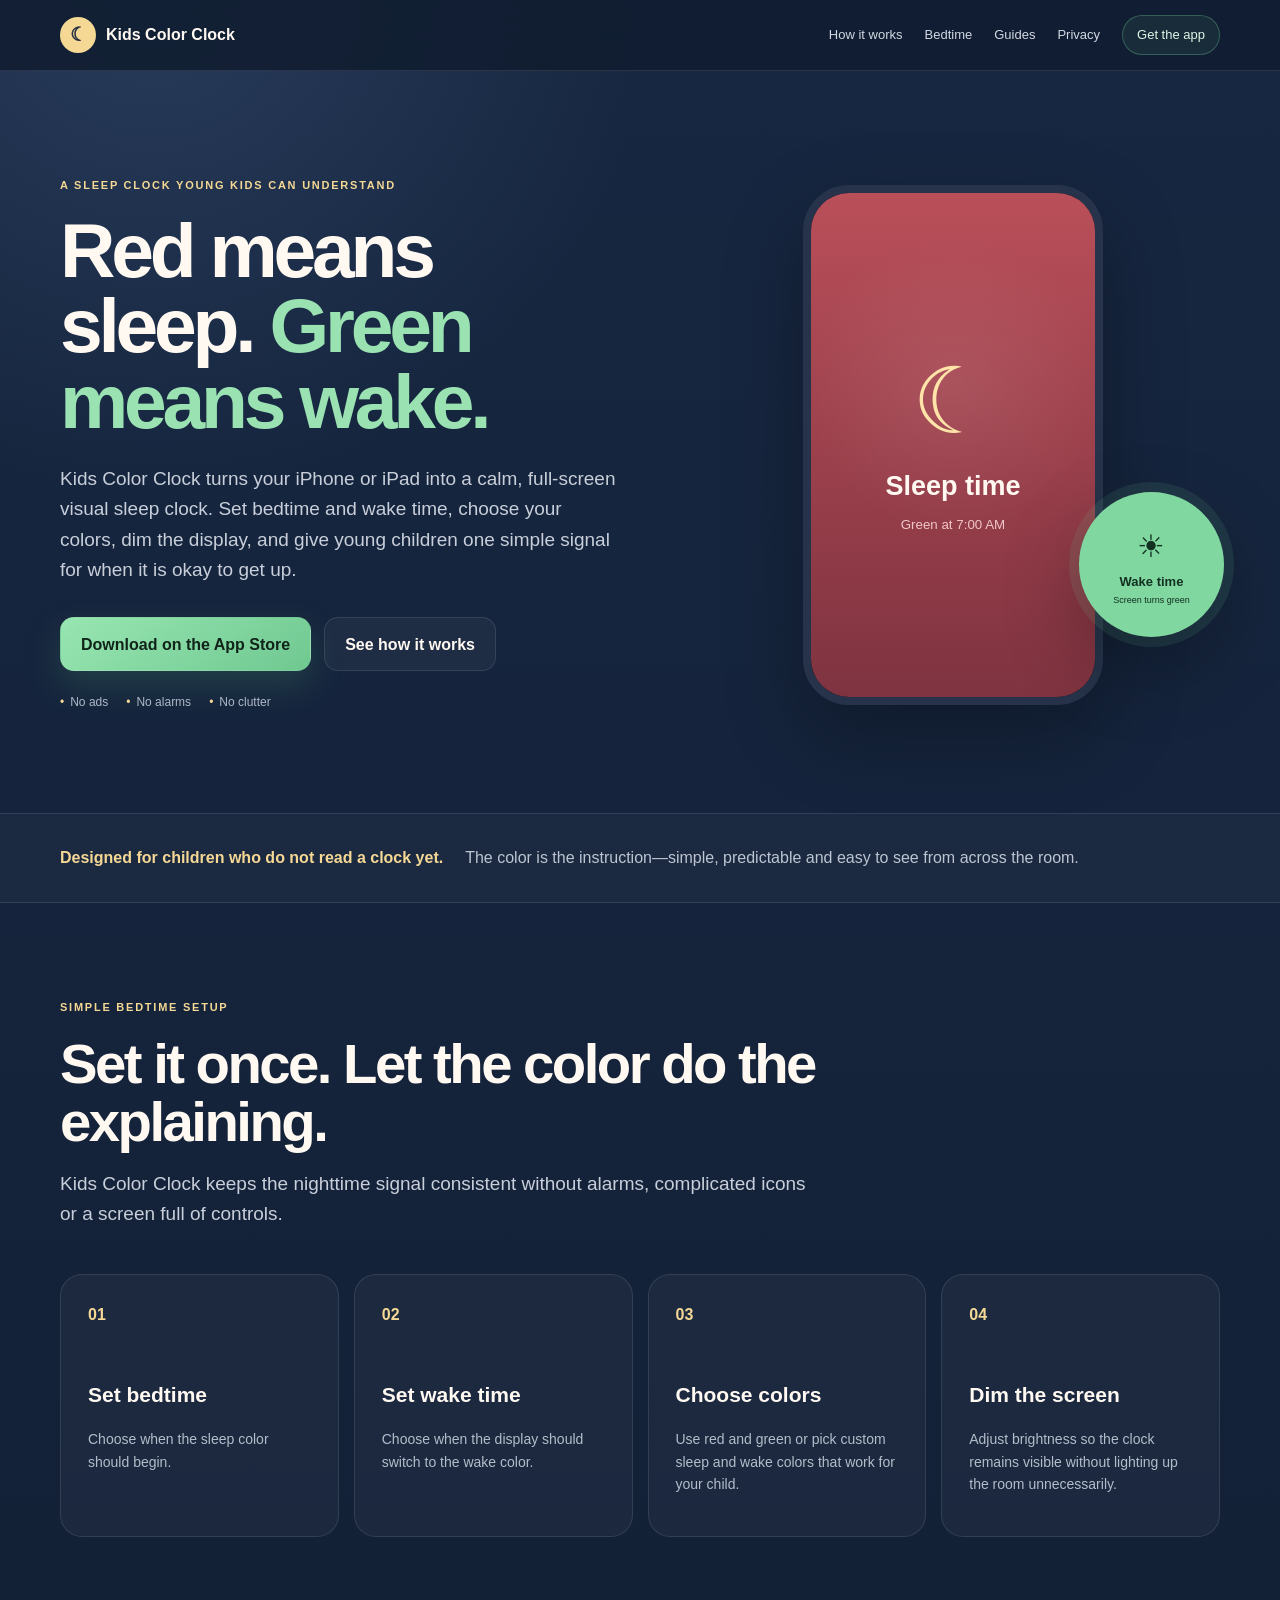
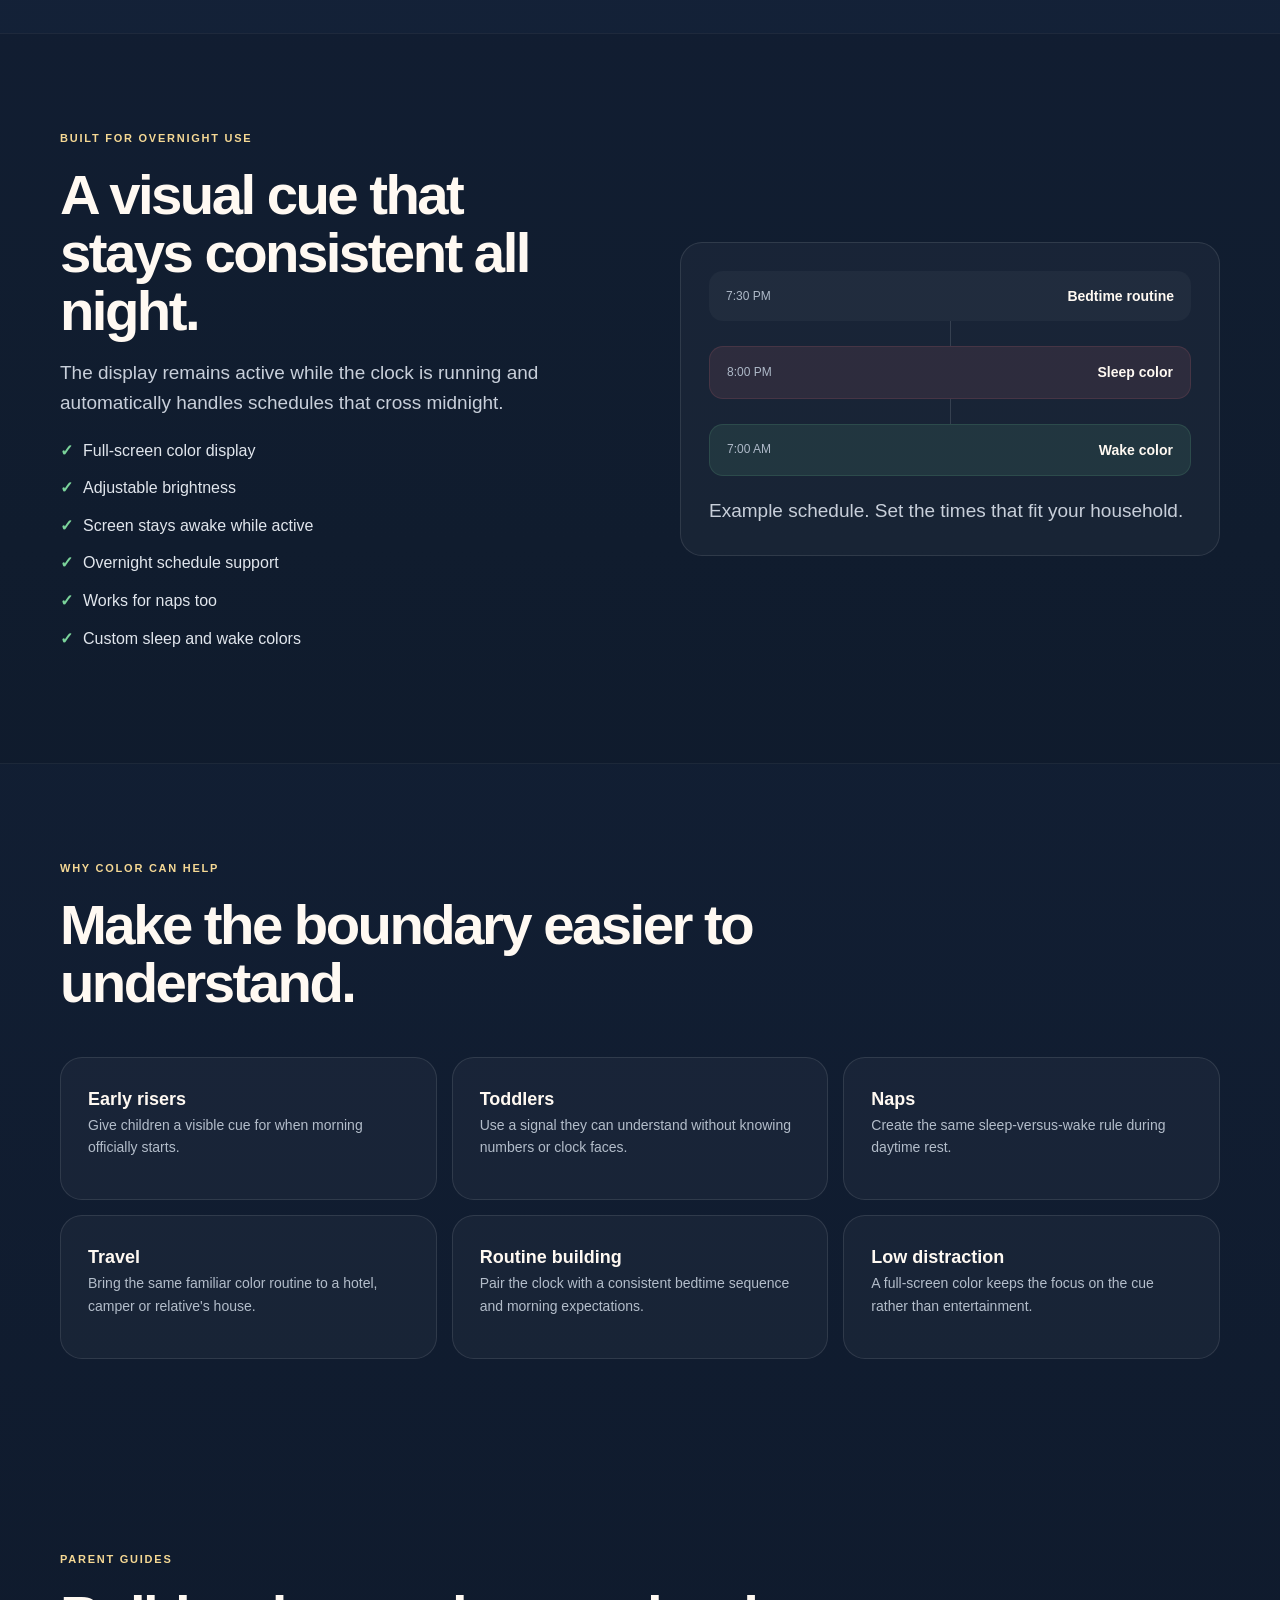
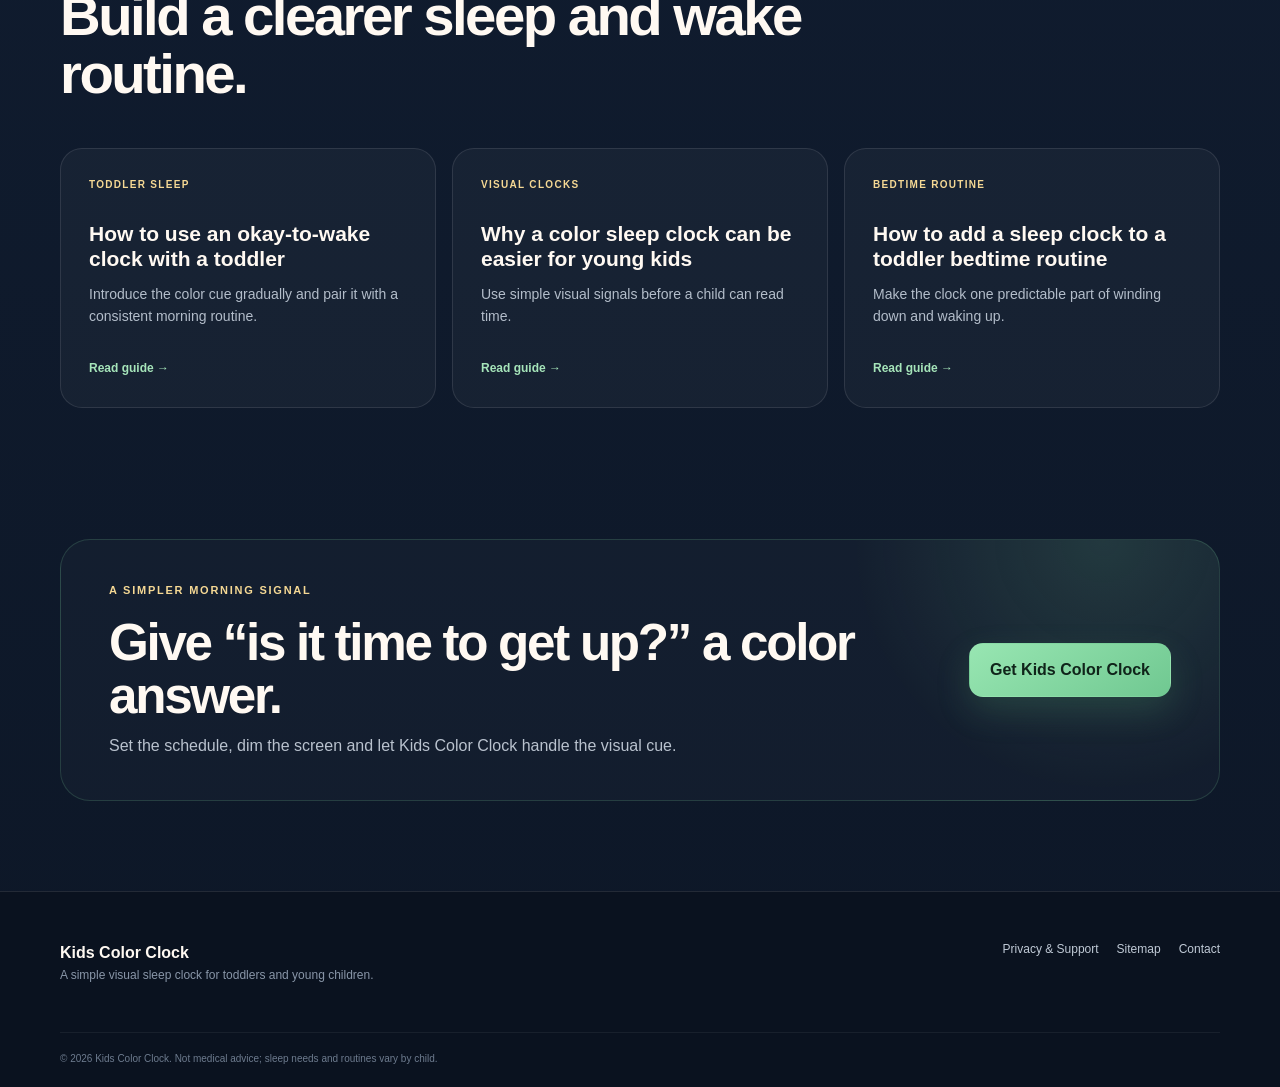
<file: index.html>
<!DOCTYPE html><html lang="en"><head><meta charset="UTF-8"><meta name="viewport" content="width=device-width,initial-scale=1"><meta name="google-site-verification" content="4ZaH0j8eCkvq4L_S8HoD6E7AAe_oeaZAUaTtSK3DIdA"><meta name="theme-color" content="#132033"><meta name="robots" content="index,follow,max-snippet:-1"><meta name="apple-itunes-app" content="app-id=6759827427"><title>Kids Color Clock — Okay-to-Wake Sleep Clock for Toddlers & Young Children</title><meta name="description" content="Kids Color Clock turns an iPhone or iPad into a calm color-based sleep clock. Red means sleep, green means wake, with custom schedules and adjustable brightness."><link rel="canonical" href="https://dgarbinski.github.io/kidscolorclock/"><meta property="og:type" content="website"><meta property="og:title" content="Kids Color Clock — Red Means Sleep. Green Means Wake."><meta property="og:description" content="A simple visual sleep clock that helps young children understand when it is time to stay in bed and when it is okay to get up."><meta property="og:url" content="https://dgarbinski.github.io/kidscolorclock/"><link rel="stylesheet" href="styles.css"><script type="application/ld+json">{"@context":"https://schema.org","@type":"SoftwareApplication","name":"Kids Color Clock","applicationCategory":"LifestyleApplication","operatingSystem":"iOS, iPadOS","url":"https://dgarbinski.github.io/kidscolorclock/","downloadUrl":"https://apps.apple.com/us/app/kids-color-clock/id6759827427","description":"Color-based sleep and okay-to-wake clock for toddlers and young children.","offers":{"@type":"Offer","price":"1.99","priceCurrency":"USD"}}</script><script type="application/ld+json">{"@context":"https://schema.org","@type":"FAQPage","mainEntity":[{"@type":"Question","name":"What is an okay-to-wake clock?","acceptedAnswer":{"@type":"Answer","text":"An okay-to-wake clock uses a simple visual signal to show a child when it is still sleep time and when it is okay to get up."}},{"@type":"Question","name":"Does Kids Color Clock use colors instead of numbers?","acceptedAnswer":{"@type":"Answer","text":"Yes. The app uses a full-screen color display so young children can understand the signal without reading a clock."}},{"@type":"Question","name":"Can I use it for naps?","acceptedAnswer":{"@type":"Answer","text":"Yes. The schedule can be used for naps or nighttime sleep, including overnight schedules."}}]}</script></head><body><header class="site-header"><div class="container nav"><a class="brand" href="#top"><span class="brand-mark">☾</span><span>Kids Color Clock</span></a><nav><a href="#how">How it works</a><a href="#bedtime">Bedtime</a><a href="#guides">Guides</a><a href="privacy.html">Privacy</a><a class="nav-cta" href="https://apps.apple.com/us/app/kids-color-clock/id6759827427">Get the app</a></nav></div></header><main id="top"><section class="hero"><div class="container hero-grid"><div><div class="eyebrow">A sleep clock young kids can understand</div><h1>Red means sleep. <span>Green means wake.</span></h1><p class="lead">Kids Color Clock turns your iPhone or iPad into a calm, full-screen visual sleep clock. Set bedtime and wake time, choose your colors, dim the display, and give young children one simple signal for when it is okay to get up.</p><div class="actions"><a class="button primary" href="https://apps.apple.com/us/app/kids-color-clock/id6759827427">Download on the App Store</a><a class="button secondary" href="#how">See how it works</a></div><div class="trust"><span>No ads</span><span>No alarms</span><span>No clutter</span></div></div><div class="clock-demo"><div class="device"><div class="sleep-screen"><span>☾</span><strong>Sleep time</strong><small>Green at 7:00 AM</small></div></div><div class="wake-bubble"><span>☀</span><b>Wake time</b><small>Screen turns green</small></div></div></div></section><section class="strip"><div class="container"><strong>Designed for children who do not read a clock yet.</strong><span>The color is the instruction—simple, predictable and easy to see from across the room.</span></div></section><section class="section" id="how"><div class="container"><div class="heading"><div class="eyebrow">Simple bedtime setup</div><h2>Set it once. Let the color do the explaining.</h2><p>Kids Color Clock keeps the nighttime signal consistent without alarms, complicated icons or a screen full of controls.</p></div><div class="steps"><article><span>01</span><h3>Set bedtime</h3><p>Choose when the sleep color should begin.</p></article><article><span>02</span><h3>Set wake time</h3><p>Choose when the display should switch to the wake color.</p></article><article><span>03</span><h3>Choose colors</h3><p>Use red and green or pick custom sleep and wake colors that work for your child.</p></article><article><span>04</span><h3>Dim the screen</h3><p>Adjust brightness so the clock remains visible without lighting up the room unnecessarily.</p></article></div></div></section><section class="section dark" id="bedtime"><div class="container two-col"><div><div class="eyebrow">Built for overnight use</div><h2>A visual cue that stays consistent all night.</h2><p>The display remains active while the clock is running and automatically handles schedules that cross midnight.</p><ul class="checks"><li>Full-screen color display</li><li>Adjustable brightness</li><li>Screen stays awake while active</li><li>Overnight schedule support</li><li>Works for naps too</li><li>Custom sleep and wake colors</li></ul></div><div class="routine-card"><div class="routine-row"><span>7:30 PM</span><b>Bedtime routine</b></div><div class="routine-line"></div><div class="routine-row sleep"><span>8:00 PM</span><b>Sleep color</b></div><div class="routine-line"></div><div class="routine-row wake"><span>7:00 AM</span><b>Wake color</b></div><p>Example schedule. Set the times that fit your household.</p></div></div></section><section class="section"><div class="container"><div class="heading"><div class="eyebrow">Why color can help</div><h2>Make the boundary easier to understand.</h2></div><div class="use-grid"><article><b>Early risers</b><p>Give children a visible cue for when morning officially starts.</p></article><article><b>Toddlers</b><p>Use a signal they can understand without knowing numbers or clock faces.</p></article><article><b>Naps</b><p>Create the same sleep-versus-wake rule during daytime rest.</p></article><article><b>Travel</b><p>Bring the same familiar color routine to a hotel, camper or relative's house.</p></article><article><b>Routine building</b><p>Pair the clock with a consistent bedtime sequence and morning expectations.</p></article><article><b>Low distraction</b><p>A full-screen color keeps the focus on the cue rather than entertainment.</p></article></div></div></section><section class="section" id="guides"><div class="container"><div class="heading"><div class="eyebrow">Parent guides</div><h2>Build a clearer sleep and wake routine.</h2></div><div class="guide-grid"><a href="toddler-ok-to-wake-clock.html"><span>Toddler sleep</span><h3>How to use an okay-to-wake clock with a toddler</h3><p>Introduce the color cue gradually and pair it with a consistent morning routine.</p><em>Read guide →</em></a><a href="color-sleep-clock-for-kids.html"><span>Visual clocks</span><h3>Why a color sleep clock can be easier for young kids</h3><p>Use simple visual signals before a child can read time.</p><em>Read guide →</em></a><a href="bedtime-routine-toddler-clock.html"><span>Bedtime routine</span><h3>How to add a sleep clock to a toddler bedtime routine</h3><p>Make the clock one predictable part of winding down and waking up.</p><em>Read guide →</em></a></div></div></section><section class="cta"><div class="container cta-inner"><div><div class="eyebrow">A simpler morning signal</div><h2>Give “is it time to get up?” a color answer.</h2><p>Set the schedule, dim the screen and let Kids Color Clock handle the visual cue.</p></div><a class="button primary" href="https://apps.apple.com/us/app/kids-color-clock/id6759827427">Get Kids Color Clock</a></div></section></main><footer><div class="container footer"><div><strong>Kids Color Clock</strong><p>A simple visual sleep clock for toddlers and young children.</p></div><div><a href="privacy.html">Privacy & Support</a><a href="sitemap.xml">Sitemap</a><a href="mailto:dgarbinski@gmail.com">Contact</a></div></div><div class="container fine">© 2026 Kids Color Clock. Not medical advice; sleep needs and routines vary by child.</div></footer></body></html>
</file>
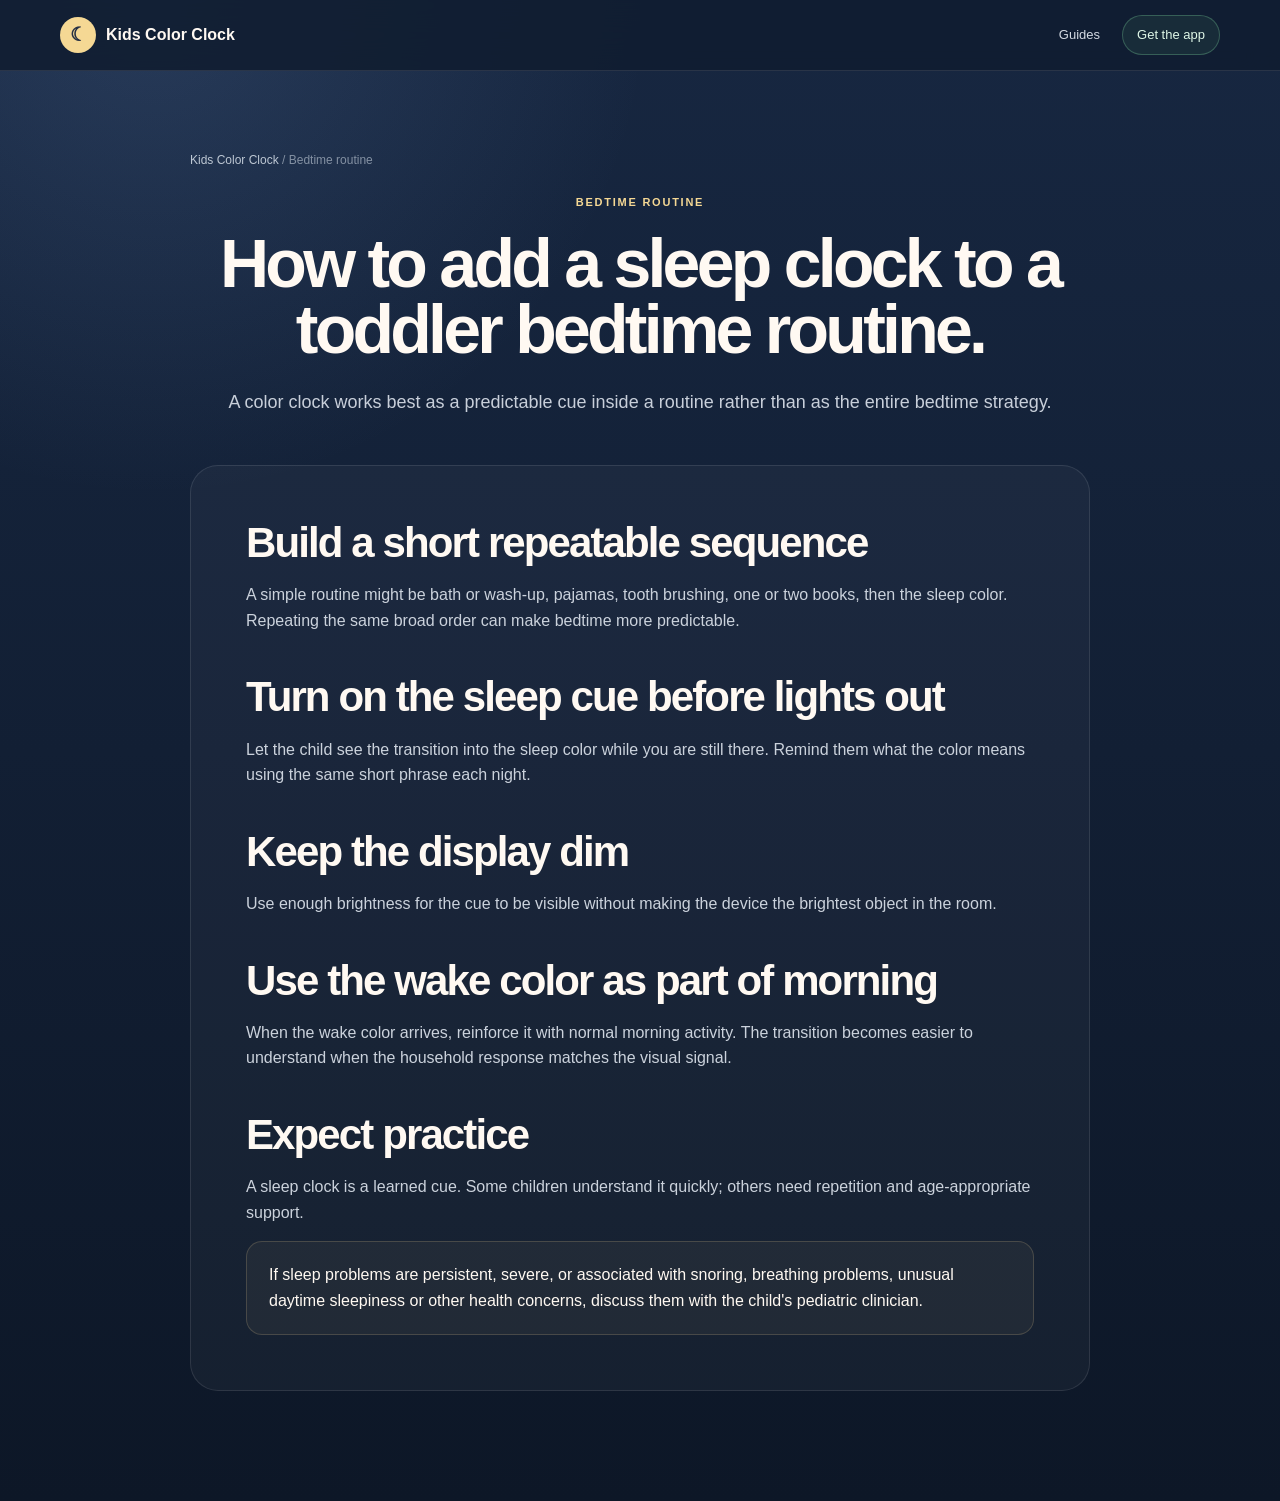
<file: bedtime-routine-toddler-clock.html>
<!DOCTYPE html><html lang="en"><head><meta charset="UTF-8"><meta name="viewport" content="width=device-width,initial-scale=1"><title>How to Add a Sleep Clock to a Toddler Bedtime Routine | Kids Color Clock</title><meta name="description" content="Use a color sleep clock as one predictable part of a toddler bedtime routine, from wind-down time to the morning wake signal."><link rel="canonical" href="https://dgarbinski.github.io/kidscolorclock/bedtime-routine-toddler-clock.html"><link rel="stylesheet" href="styles.css"></head><body><header class="site-header"><div class="container nav"><a class="brand" href="index.html"><span class="brand-mark">☾</span><span>Kids Color Clock</span></a><nav><a href="index.html#guides">Guides</a><a class="nav-cta" href="https://apps.apple.com/us/app/kids-color-clock/id6759827427">Get the app</a></nav></div></header><main class="article-main"><div class="breadcrumbs"><a href="index.html">Kids Color Clock</a> / Bedtime routine</div><header class="article-hero"><div class="eyebrow">Bedtime routine</div><h1>How to add a sleep clock to a toddler bedtime routine.</h1><p>A color clock works best as a predictable cue inside a routine rather than as the entire bedtime strategy.</p></header><article class="article-card"><h2>Build a short repeatable sequence</h2><p>A simple routine might be bath or wash-up, pajamas, tooth brushing, one or two books, then the sleep color. Repeating the same broad order can make bedtime more predictable.</p><h2>Turn on the sleep cue before lights out</h2><p>Let the child see the transition into the sleep color while you are still there. Remind them what the color means using the same short phrase each night.</p><h2>Keep the display dim</h2><p>Use enough brightness for the cue to be visible without making the device the brightest object in the room.</p><h2>Use the wake color as part of morning</h2><p>When the wake color arrives, reinforce it with normal morning activity. The transition becomes easier to understand when the household response matches the visual signal.</p><h2>Expect practice</h2><p>A sleep clock is a learned cue. Some children understand it quickly; others need repetition and age-appropriate support.</p><div class="callout">If sleep problems are persistent, severe, or associated with snoring, breathing problems, unusual daytime sleepiness or other health concerns, discuss them with the child's pediatric clinician.</div></article></main></body></html>
</file>
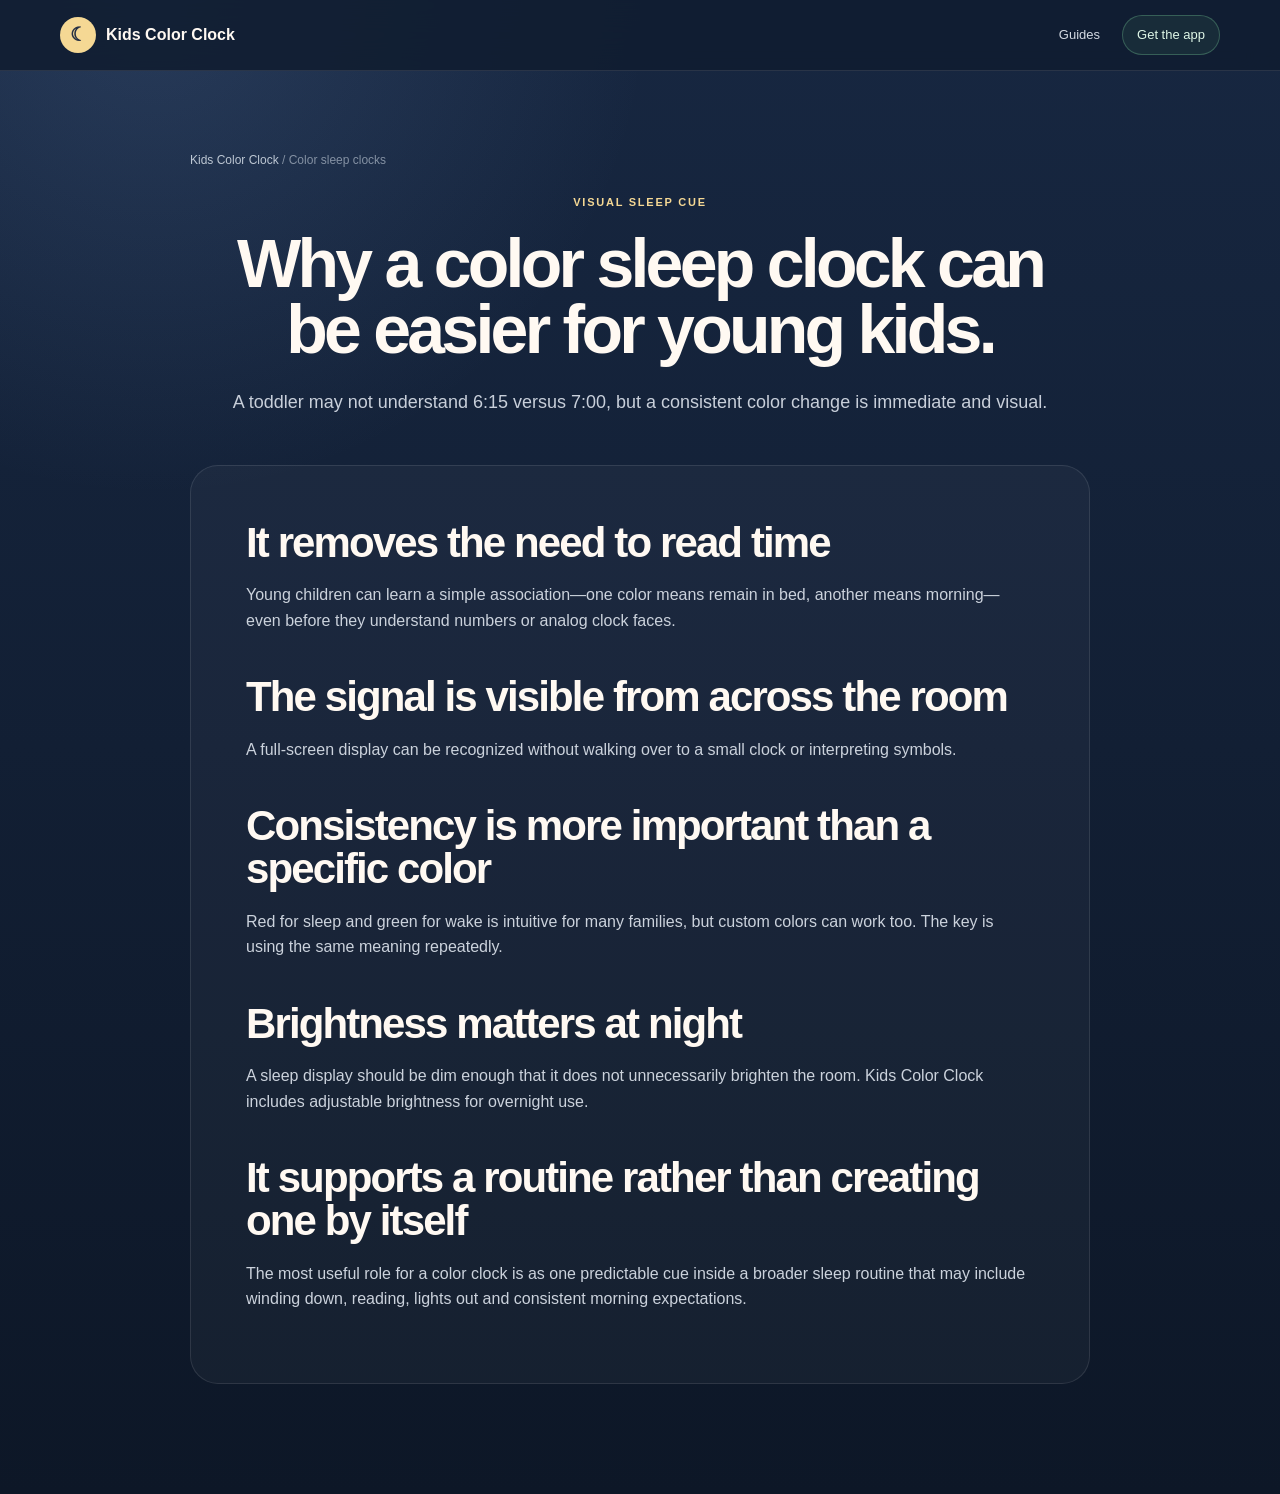
<file: color-sleep-clock-for-kids.html>
<!DOCTYPE html><html lang="en"><head><meta charset="UTF-8"><meta name="viewport" content="width=device-width,initial-scale=1"><title>Why a Color Sleep Clock Can Be Easier for Young Kids | Kids Color Clock</title><meta name="description" content="A color sleep clock gives toddlers and young children a simple visual signal for sleep time and wake time before they can read a clock."><link rel="canonical" href="https://dgarbinski.github.io/kidscolorclock/color-sleep-clock-for-kids.html"><link rel="stylesheet" href="styles.css"></head><body><header class="site-header"><div class="container nav"><a class="brand" href="index.html"><span class="brand-mark">☾</span><span>Kids Color Clock</span></a><nav><a href="index.html#guides">Guides</a><a class="nav-cta" href="https://apps.apple.com/us/app/kids-color-clock/id6759827427">Get the app</a></nav></div></header><main class="article-main"><div class="breadcrumbs"><a href="index.html">Kids Color Clock</a> / Color sleep clocks</div><header class="article-hero"><div class="eyebrow">Visual sleep cue</div><h1>Why a color sleep clock can be easier for young kids.</h1><p>A toddler may not understand 6:15 versus 7:00, but a consistent color change is immediate and visual.</p></header><article class="article-card"><h2>It removes the need to read time</h2><p>Young children can learn a simple association—one color means remain in bed, another means morning—even before they understand numbers or analog clock faces.</p><h2>The signal is visible from across the room</h2><p>A full-screen display can be recognized without walking over to a small clock or interpreting symbols.</p><h2>Consistency is more important than a specific color</h2><p>Red for sleep and green for wake is intuitive for many families, but custom colors can work too. The key is using the same meaning repeatedly.</p><h2>Brightness matters at night</h2><p>A sleep display should be dim enough that it does not unnecessarily brighten the room. Kids Color Clock includes adjustable brightness for overnight use.</p><h2>It supports a routine rather than creating one by itself</h2><p>The most useful role for a color clock is as one predictable cue inside a broader sleep routine that may include winding down, reading, lights out and consistent morning expectations.</p></article></main></body></html>
</file>
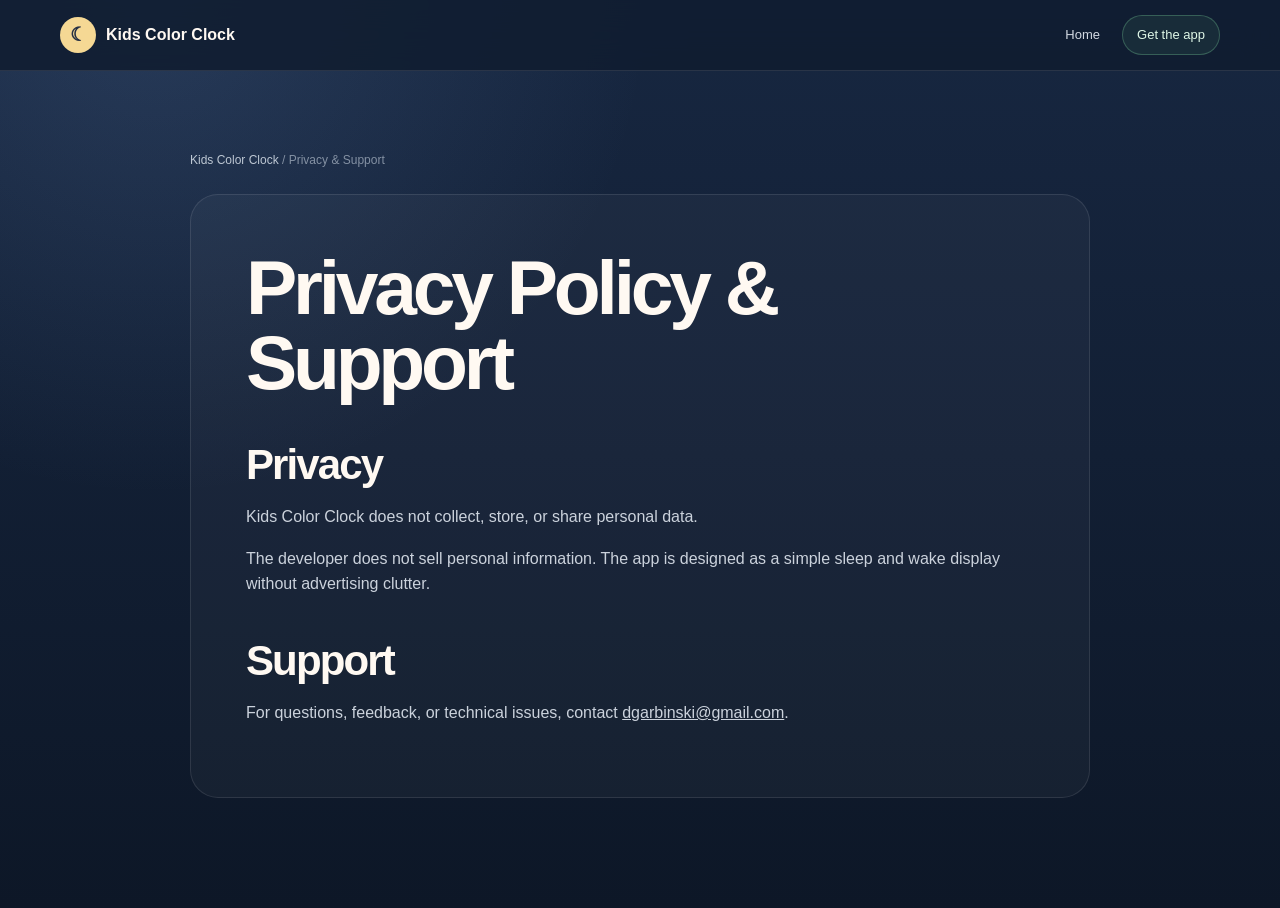
<file: privacy.html>
<!DOCTYPE html><html lang="en"><head><meta charset="UTF-8"><meta name="viewport" content="width=device-width,initial-scale=1"><title>Kids Color Clock Privacy Policy & Support</title><meta name="description" content="Privacy policy and support information for Kids Color Clock."><link rel="canonical" href="https://dgarbinski.github.io/kidscolorclock/privacy.html"><link rel="stylesheet" href="styles.css"></head><body><header class="site-header"><div class="container nav"><a class="brand" href="index.html"><span class="brand-mark">☾</span><span>Kids Color Clock</span></a><nav><a href="index.html">Home</a><a class="nav-cta" href="https://apps.apple.com/us/app/kids-color-clock/id6759827427">Get the app</a></nav></div></header><main class="article-main"><div class="breadcrumbs"><a href="index.html">Kids Color Clock</a> / Privacy & Support</div><article class="article-card"><h1>Privacy Policy & Support</h1><h2>Privacy</h2><p>Kids Color Clock does not collect, store, or share personal data.</p><p>The developer does not sell personal information. The app is designed as a simple sleep and wake display without advertising clutter.</p><h2>Support</h2><p>For questions, feedback, or technical issues, contact <a href="mailto:dgarbinski@gmail.com">dgarbinski@gmail.com</a>.</p></article></main></body></html>
</file>
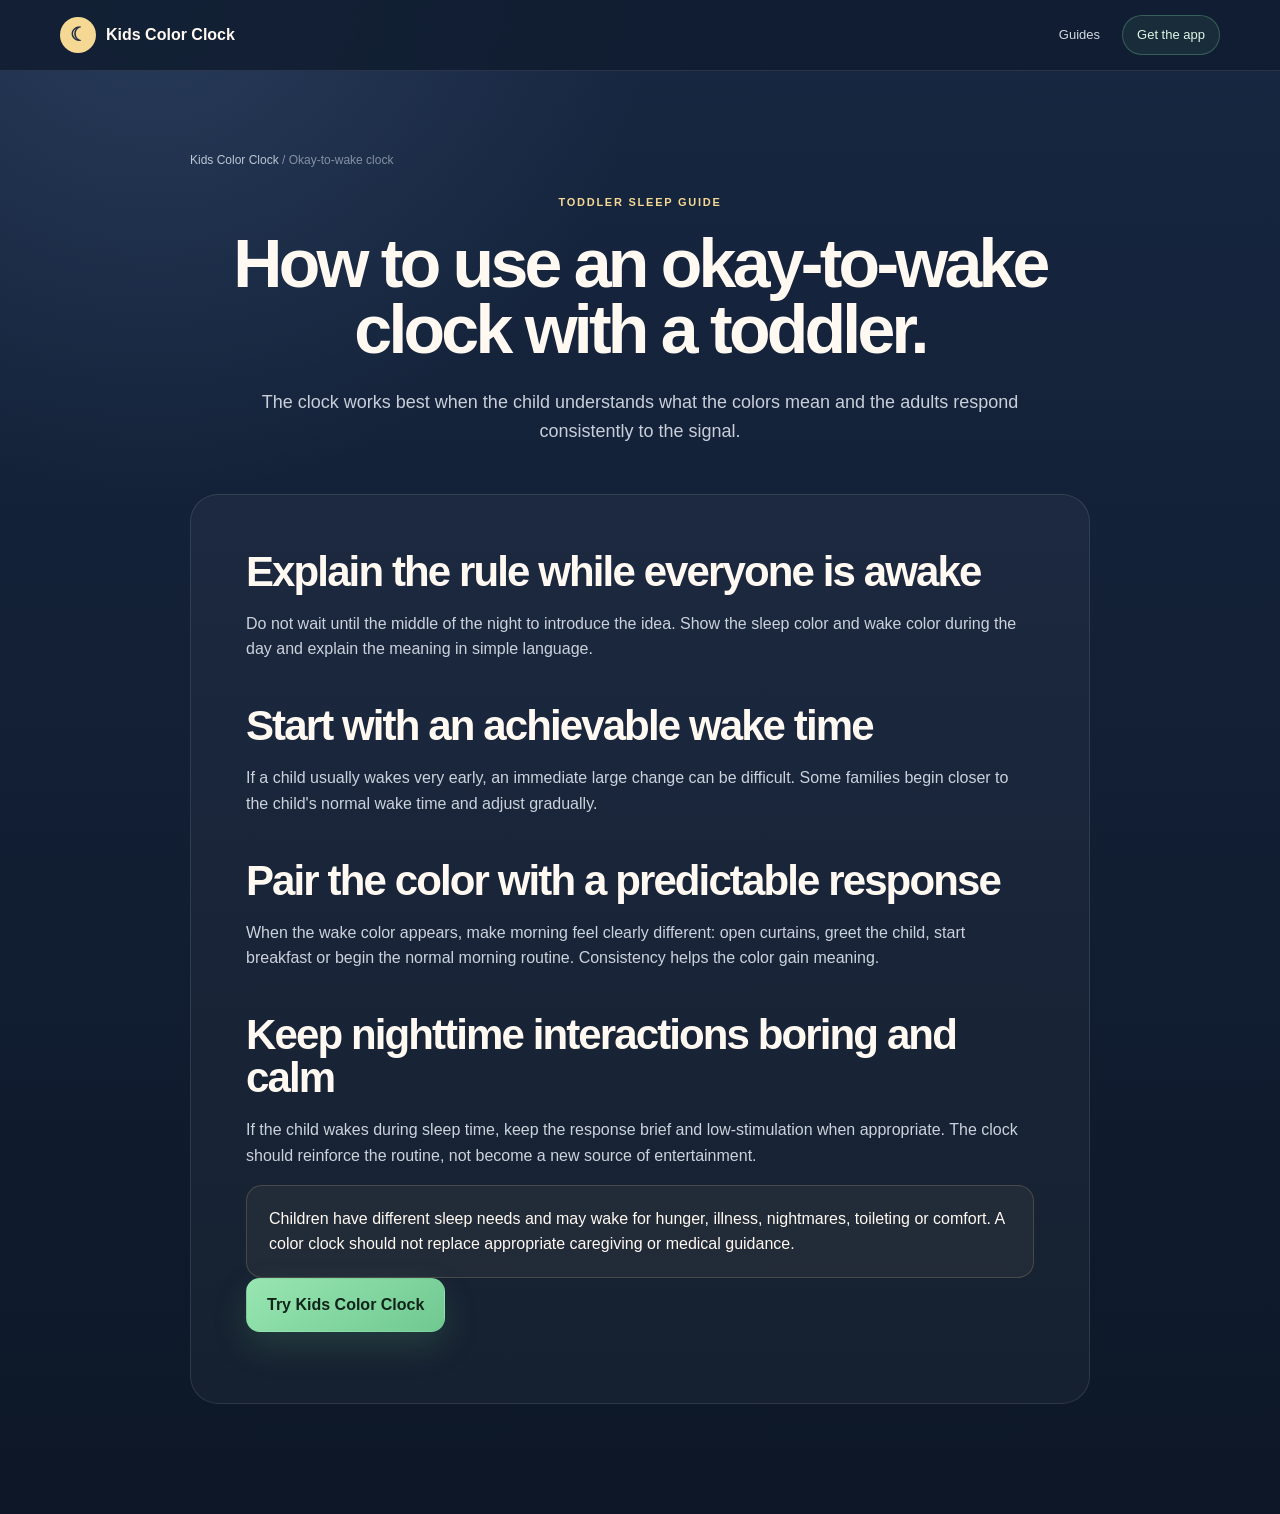
<file: toddler-ok-to-wake-clock.html>
<!DOCTYPE html><html lang="en"><head><meta charset="UTF-8"><meta name="viewport" content="width=device-width,initial-scale=1"><title>How to Use an Okay-to-Wake Clock with a Toddler | Kids Color Clock</title><meta name="description" content="Learn how to introduce an okay-to-wake color clock to a toddler using a simple bedtime routine, consistent expectations and gradual practice."><link rel="canonical" href="https://dgarbinski.github.io/kidscolorclock/toddler-ok-to-wake-clock.html"><link rel="stylesheet" href="styles.css"></head><body><header class="site-header"><div class="container nav"><a class="brand" href="index.html"><span class="brand-mark">☾</span><span>Kids Color Clock</span></a><nav><a href="index.html#guides">Guides</a><a class="nav-cta" href="https://apps.apple.com/us/app/kids-color-clock/id6759827427">Get the app</a></nav></div></header><main class="article-main"><div class="breadcrumbs"><a href="index.html">Kids Color Clock</a> / Okay-to-wake clock</div><header class="article-hero"><div class="eyebrow">Toddler sleep guide</div><h1>How to use an okay-to-wake clock with a toddler.</h1><p>The clock works best when the child understands what the colors mean and the adults respond consistently to the signal.</p></header><article class="article-card"><h2>Explain the rule while everyone is awake</h2><p>Do not wait until the middle of the night to introduce the idea. Show the sleep color and wake color during the day and explain the meaning in simple language.</p><h2>Start with an achievable wake time</h2><p>If a child usually wakes very early, an immediate large change can be difficult. Some families begin closer to the child's normal wake time and adjust gradually.</p><h2>Pair the color with a predictable response</h2><p>When the wake color appears, make morning feel clearly different: open curtains, greet the child, start breakfast or begin the normal morning routine. Consistency helps the color gain meaning.</p><h2>Keep nighttime interactions boring and calm</h2><p>If the child wakes during sleep time, keep the response brief and low-stimulation when appropriate. The clock should reinforce the routine, not become a new source of entertainment.</p><div class="callout">Children have different sleep needs and may wake for hunger, illness, nightmares, toileting or comfort. A color clock should not replace appropriate caregiving or medical guidance.</div><p><a class="button primary" href="https://apps.apple.com/us/app/kids-color-clock/id6759827427">Try Kids Color Clock</a></p></article></main></body></html>
</file>
<file: styles.css>
:root{--bg:#132033;--night:#0d1727;--text:#fff9f2;--muted:#c8cfda;--sleep:#ea777c;--wake:#7bd49b;--moon:#f5d894;--blue:#8fb9e9;--line:rgba(255,255,255,.1);--max:1160px;--shadow:0 30px 80px rgba(0,0,0,.3)}*{box-sizing:border-box}html{scroll-behavior:smooth}body{margin:0;background:radial-gradient(circle at 12% 0,rgba(115,151,205,.18),transparent 31rem),linear-gradient(180deg,#172741,#0d1727);color:var(--text);font-family:Inter,-apple-system,BlinkMacSystemFont,"Segoe UI",sans-serif;line-height:1.6}a{color:inherit}.container{width:min(calc(100% - 38px),var(--max));margin:auto}.site-header{position:sticky;top:0;z-index:20;background:rgba(16,29,48,.88);backdrop-filter:blur(18px);border-bottom:1px solid var(--line)}.nav{min-height:70px;display:flex;justify-content:space-between;align-items:center;gap:30px}.brand{display:flex;gap:10px;align-items:center;text-decoration:none;font-weight:850}.brand-mark{width:36px;height:36px;display:grid;place-items:center;border-radius:50%;background:#f5d894;color:#263044;font-size:19px}.nav nav{display:flex;gap:22px;align-items:center}.nav nav a{text-decoration:none;color:#d3d9e2;font-size:13px}.nav-cta{padding:9px 14px;border:1px solid rgba(123,212,155,.3);border-radius:999px;color:#dff7e7!important;background:rgba(123,212,155,.08)}.hero{padding:94px 0 88px}.hero-grid{display:grid;grid-template-columns:1.02fr .98fr;gap:70px;align-items:center}.eyebrow{color:var(--moon);font-size:11px;font-weight:900;letter-spacing:.16em;text-transform:uppercase;margin-bottom:18px}h1,h2,h3,p{margin-top:0}h1{font-size:clamp(50px,6vw,80px);line-height:.98;letter-spacing:-.055em;margin-bottom:25px}h1 span{color:#9ae2b2}h2{font-size:clamp(35px,4.4vw,58px);line-height:1.03;letter-spacing:-.045em;margin-bottom:18px}h3{font-size:21px;line-height:1.2}.lead,.heading p,.two-col>div>p{color:var(--muted);font-size:19px}.actions{display:flex;gap:13px;flex-wrap:wrap;margin:32px 0 22px}.button{min-height:54px;display:inline-flex;align-items:center;justify-content:center;padding:12px 20px;border-radius:14px;text-decoration:none;font-weight:800;border:1px solid transparent}.primary{background:linear-gradient(145deg,#98e6b2,#70c891);color:#10241a;box-shadow:0 14px 34px rgba(92,176,119,.2)}.secondary{border-color:var(--line);background:rgba(255,255,255,.04)}.trust{display:flex;gap:18px;flex-wrap:wrap;color:#aeb8c7;font-size:12px}.trust span:before{content:"•";color:var(--moon);margin-right:6px}.clock-demo{height:560px;position:relative;display:grid;place-items:center}.device{width:300px;height:520px;border:8px solid #26334a;border-radius:46px;background:#0b111c;box-shadow:var(--shadow);overflow:hidden}.sleep-screen{width:100%;height:100%;display:grid;place-content:center;text-align:center;background:radial-gradient(circle at 50% 38%,rgba(255,255,255,.08),transparent 150px),linear-gradient(180deg,#b94f59,#7f3340)}.sleep-screen>span{font-size:92px;color:#ffe4a9;line-height:1}.sleep-screen strong{font-size:27px;margin-top:18px}.sleep-screen small{color:#f0c6c8;margin-top:6px}.wake-bubble{position:absolute;right:-4px;bottom:88px;width:145px;height:145px;border-radius:50%;display:grid;place-content:center;text-align:center;background:#80d7a0;color:#133121;box-shadow:0 0 0 10px rgba(123,212,155,.1),var(--shadow)}.wake-bubble span{font-size:31px}.wake-bubble b{font-size:13px}.wake-bubble small{font-size:9px}.strip{border-block:1px solid var(--line);background:rgba(255,255,255,.022)}.strip .container{min-height:88px;display:flex;align-items:center;gap:22px}.strip strong{color:var(--moon)}.strip span{color:#bcc5d1}.section{padding:96px 0}.dark{background:rgba(0,0,0,.11);border-block:1px solid rgba(255,255,255,.055)}.heading{max-width:760px;margin-bottom:45px}.steps{display:grid;grid-template-columns:repeat(4,1fr);gap:15px}.steps article,.guide-grid a,.use-grid article,.routine-card{border:1px solid var(--line);border-radius:22px;background:rgba(255,255,255,.035)}.steps article{padding:27px;min-height:230px}.steps article>span{display:block;color:var(--moon);font-weight:900;margin-bottom:54px}.steps p,.guide-grid p,.use-grid p{color:#b3bdca;font-size:14px}.two-col{display:grid;grid-template-columns:1fr 1fr;gap:80px;align-items:center}.checks{list-style:none;padding:0}.checks li{margin:12px 0;color:#e1e6ed}.checks li:before{content:"✓";color:var(--wake);margin-right:10px;font-weight:900}.routine-card{padding:28px}.routine-row{display:flex;justify-content:space-between;align-items:center;padding:14px 17px;border-radius:14px;background:rgba(255,255,255,.035)}.routine-row span{color:#aeb9c8;font-size:12px}.routine-row b{font-size:14px}.routine-row.sleep{background:rgba(234,119,124,.1);border:1px solid rgba(234,119,124,.13)}.routine-row.wake{background:rgba(123,212,155,.1);border:1px solid rgba(123,212,155,.13)}.routine-line{width:1px;height:25px;margin:auto;background:rgba(255,255,255,.13)}.routine-card p{color:#8f9bac;font-size:11px;margin:20px 0 0}.use-grid{display:grid;grid-template-columns:repeat(3,1fr);gap:15px}.use-grid article{padding:27px}.use-grid b{font-size:18px}.guide-grid{display:grid;grid-template-columns:repeat(3,1fr);gap:16px}.guide-grid a{padding:28px;text-decoration:none;min-height:260px;display:flex;flex-direction:column}.guide-grid span{color:var(--moon);font-size:10px;font-weight:900;letter-spacing:.13em;text-transform:uppercase}.guide-grid h3{margin:28px 0 12px}.guide-grid em{margin-top:auto;color:#a6e5ba;font-size:12px;font-style:normal;font-weight:800}.cta{padding:35px 0 90px}.cta-inner{padding:42px 48px;display:grid;grid-template-columns:1fr auto;gap:35px;align-items:center;border:1px solid rgba(123,212,155,.18);border-radius:30px;background:radial-gradient(circle at 90% 0,rgba(123,212,155,.15),transparent 250px),rgba(255,255,255,.025)}.cta h2{font-size:clamp(34px,4vw,52px);margin-bottom:10px}.cta p{color:#b9c2ce;margin:0}footer{border-top:1px solid var(--line);padding:48px 0 20px;background:#0a121f}.footer{display:flex;justify-content:space-between;gap:30px}.footer p{color:#8996a8;font-size:12px}.footer>div:last-child{display:flex;gap:18px;flex-wrap:wrap}.footer a{color:#c0cad6;text-decoration:none;font-size:12px}.fine{margin-top:35px;padding-top:18px;border-top:1px solid rgba(255,255,255,.06);color:#6d7b8e;font-size:10px}.article-main{padding:80px 0 110px}.article-hero{max-width:850px;margin:0 auto 48px;text-align:center}.article-hero h1{font-size:clamp(42px,6vw,68px)}.article-hero p{color:var(--muted);font-size:18px}.article-card{max-width:900px;margin:auto;padding:clamp(26px,5vw,55px);border:1px solid var(--line);border-radius:28px;background:rgba(255,255,255,.035)}.article-card h2{margin-top:42px;font-size:clamp(29px,4vw,42px)}.article-card h2:first-child{margin-top:0}.article-card p,.article-card li{color:#cbd2dc}.article-card li{margin:8px 0}.callout{padding:20px 22px;border:1px solid rgba(245,216,148,.18);border-radius:16px;background:rgba(245,216,148,.05)}.breadcrumbs{max-width:900px;margin:0 auto 24px;color:#8491a3;font-size:12px}.breadcrumbs a{text-decoration:none;color:#bdc7d3}@media(max-width:900px){.hero-grid,.two-col{grid-template-columns:1fr}.steps{grid-template-columns:1fr 1fr}.use-grid{grid-template-columns:1fr 1fr}.guide-grid{grid-template-columns:1fr}.nav nav a:not(.nav-cta){display:none}.cta-inner{grid-template-columns:1fr}.footer{flex-direction:column}}@media(max-width:560px){.container{width:min(calc(100% - 26px),var(--max))}.hero{padding-top:65px}.section{padding:72px 0}h1{font-size:clamp(43px,13vw,60px)}.steps,.use-grid{grid-template-columns:1fr}.clock-demo{height:500px}.device{width:260px;height:450px}.wake-bubble{right:0;bottom:45px}.strip .container{padding:20px 0;align-items:flex-start;flex-direction:column;gap:5px}.button{width:100%}.cta-inner{padding:30px 24px}}
</file>
